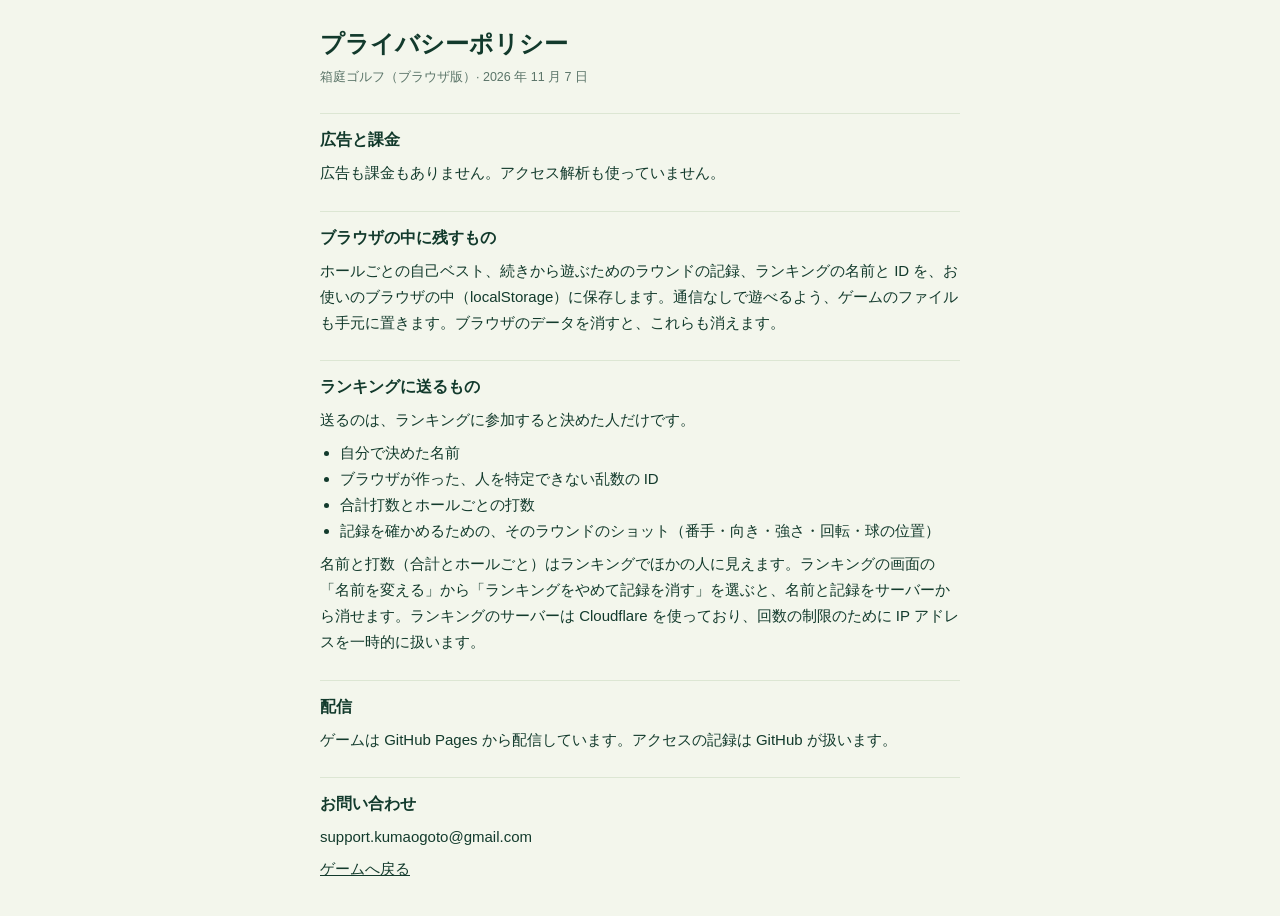
<file: privacy.html>
<!doctype html>
<html lang="ja">
<head>
<meta charset="utf-8">
<meta name="viewport" content="width=device-width,initial-scale=1,viewport-fit=cover">
<title>プライバシーポリシー · 箱庭ゴルフ</title>
<meta name="robots" content="noindex">
<style>
:root{--ink:#123a2c;--ink-2:#5b7569;--paper:#f3f6ec;--line:#dce6d3}
html{background:var(--paper)}
body{margin:0 auto;max-width:640px;padding-block:28px;padding-left:max(18px,env(safe-area-inset-left,0px));padding-right:max(18px,env(safe-area-inset-right,0px));color:var(--ink);background:var(--paper);font-family:"Hiragino Maru Gothic ProN","Hiragino Sans","Yu Gothic",sans-serif;line-height:1.75;font-size:15px}
h1{font-size:24px;line-height:1.3;margin:0 0 4px}
h2{font-size:16px;margin:24px 0 4px;padding-top:12px;border-top:1px solid var(--line)}
p,ul{margin:6px 0}
ul{padding-left:1.3em}
small{color:var(--ink-2)}
a{color:inherit}
</style>
</head>
<body>
<h1>プライバシーポリシー</h1>
<small>箱庭ゴルフ（ブラウザ版）· 2026 年 11 月 7 日</small>
<h2>広告と課金</h2>
<p>広告も課金もありません。アクセス解析も使っていません。</p>
<h2>ブラウザの中に残すもの</h2>
<p>ホールごとの自己ベスト、続きから遊ぶためのラウンドの記録、ランキングの名前と ID を、お使いのブラウザの中（localStorage）に保存します。通信なしで遊べるよう、ゲームのファイルも手元に置きます。ブラウザのデータを消すと、これらも消えます。</p>
<h2>ランキングに送るもの</h2>
<p>送るのは、ランキングに参加すると決めた人だけです。</p>
<ul>
<li>自分で決めた名前</li>
<li>ブラウザが作った、人を特定できない乱数の ID</li>
<li>合計打数とホールごとの打数</li>
<li>記録を確かめるための、そのラウンドのショット（番手・向き・強さ・回転・球の位置）</li>
</ul>
<p>名前と打数（合計とホールごと）はランキングでほかの人に見えます。ランキングの画面の「名前を変える」から「ランキングをやめて記録を消す」を選ぶと、名前と記録をサーバーから消せます。ランキングのサーバーは Cloudflare を使っており、回数の制限のために IP アドレスを一時的に扱います。</p>
<h2>配信</h2>
<p>ゲームは GitHub Pages から配信しています。アクセスの記録は GitHub が扱います。</p>
<h2>お問い合わせ</h2>
<p>support.kumaogoto@gmail.com</p>
<p><a href="./">ゲームへ戻る</a></p>
</body>
</html>
</file>
